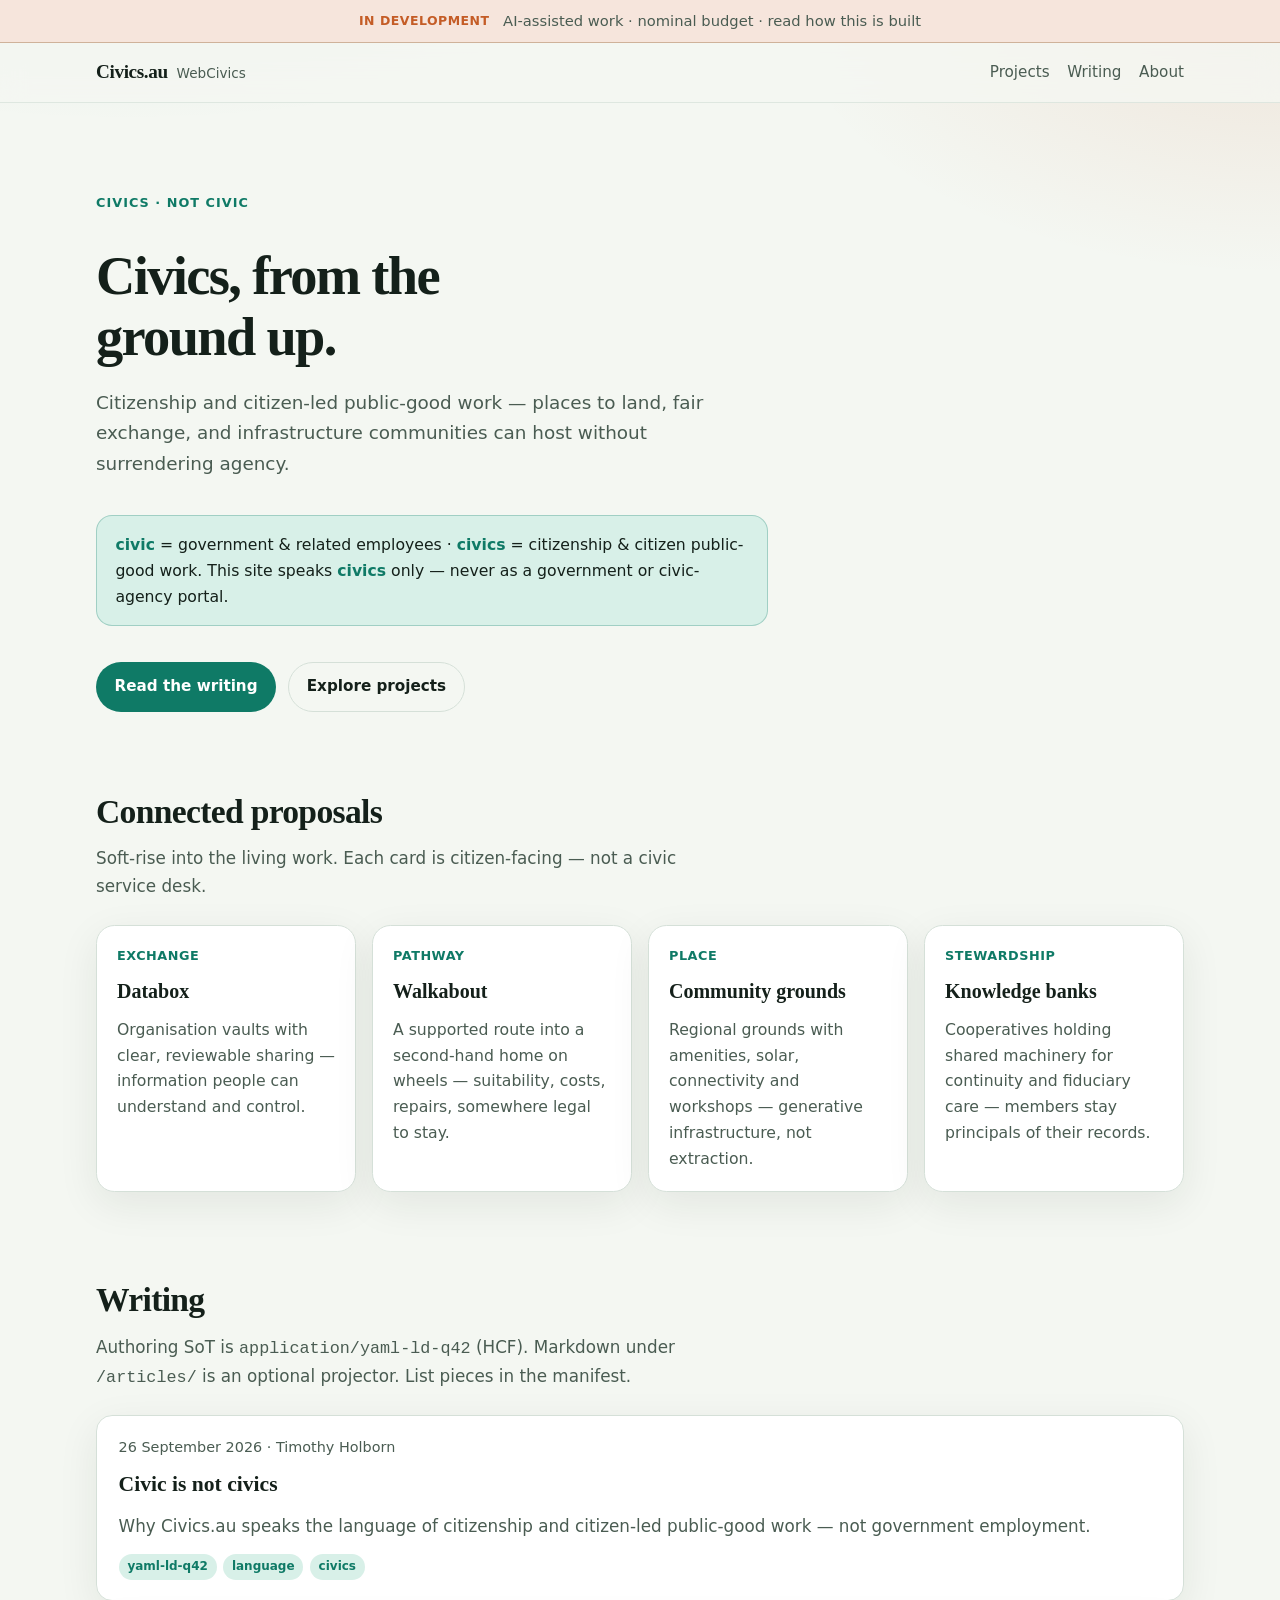
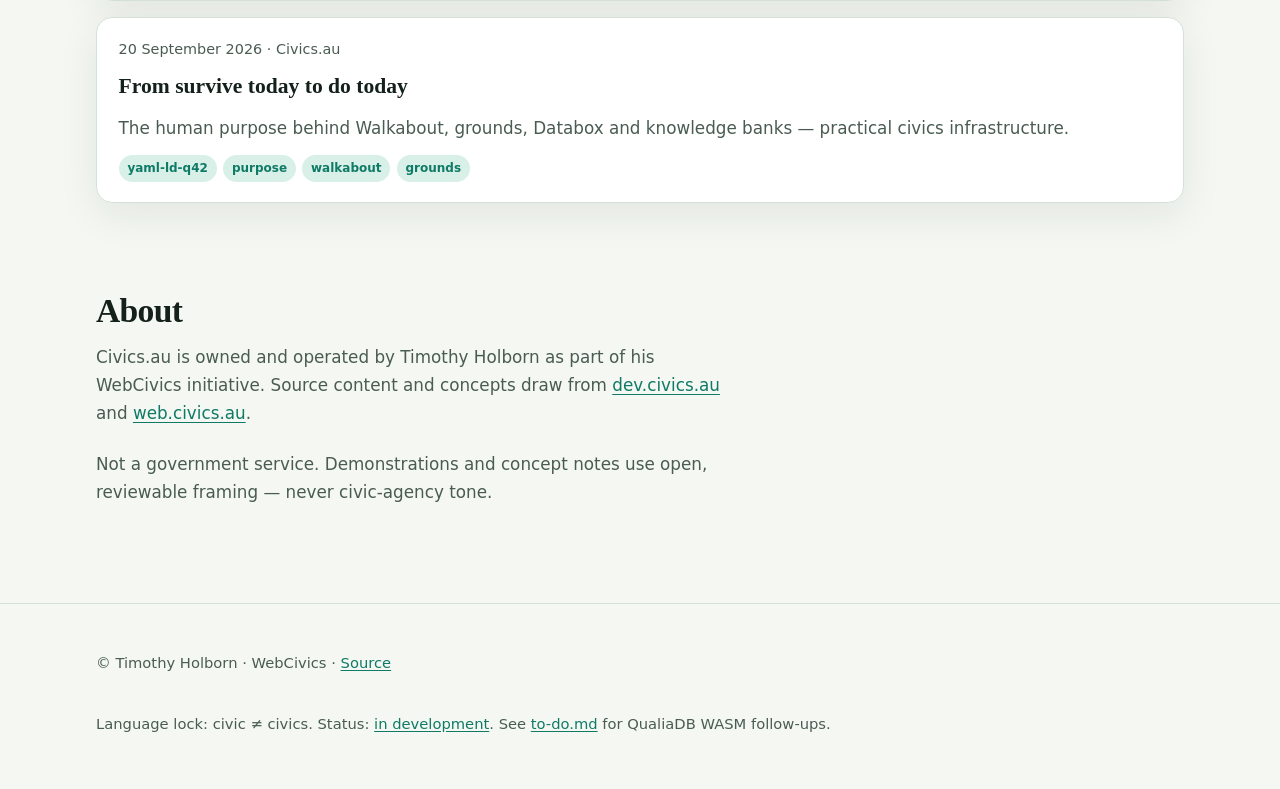
<file: index.html>
<!DOCTYPE html>
<html lang="en-AU">
<head>
  <meta charset="utf-8" />
  <meta name="viewport" content="width=device-width, initial-scale=1" />
  <title>Civics.au — citizenship &amp; public-good work</title>
  <meta name="description" content="Civics.au is for citizenship and citizen-led public-good work — not a government (civic) agency portal. Owned and operated by Timothy Holborn as part of WebCivics." />
  <link rel="stylesheet" href="/css/site.css" />
</head>
<body>
  <a class="skip" href="#main">Skip to content</a>
  <a class="dev-banner" href="/in-development.html">
    <span class="dev-banner-label">In development</span>
    <span class="dev-banner-hint">AI-assisted work · nominal budget · read how this is built</span>
  </a>
  <header class="site-header">
    <div class="wrap bar">
      <a class="brand" href="/"><strong>Civics.au</strong><span>WebCivics</span></a>
      <nav class="nav" aria-label="Primary">
        <a href="#projects">Projects</a>
        <a href="#writing">Writing</a>
        <a href="#about">About</a>
      </nav>
    </div>
  </header>

  <main id="main" class="wrap">
    <section class="hero" aria-labelledby="hero-title">
      <p class="kicker">Civics · not civic</p>
      <h1 id="hero-title">Civics, from the ground up.</h1>
      <p class="lede">Citizenship and citizen-led public-good work — places to land, fair exchange, and infrastructure communities can host without surrendering agency.</p>
      <p class="voice"><strong>civic</strong> = government &amp; related employees · <strong>civics</strong> = citizenship &amp; citizen public-good work. This site speaks <strong>civics</strong> only — never as a government or civic-agency portal.</p>
      <div class="actions">
        <a class="btn btn-primary" href="#writing">Read the writing</a>
        <a class="btn btn-ghost" href="#projects">Explore projects</a>
      </div>
    </section>

    <section id="projects" aria-labelledby="projects-title">
      <h2 id="projects-title">Connected proposals</h2>
      <p class="section-lead">Soft-rise into the living work. Each card is citizen-facing — not a civic service desk.</p>
      <div class="card-grid">
        <a class="card" href="https://web.civics.au/" rel="noopener noreferrer">
          <span class="meta">Exchange</span>
          <h3>Databox</h3>
          <p>Organisation vaults with clear, reviewable sharing — information people can understand and control.</p>
        </a>
        <a class="card" href="https://dev.civics.au/" rel="noopener noreferrer">
          <span class="meta">Pathway</span>
          <h3>Walkabout</h3>
          <p>A supported route into a second-hand home on wheels — suitability, costs, repairs, somewhere legal to stay.</p>
        </a>
        <a class="card" href="https://dev.civics.au/" rel="noopener noreferrer">
          <span class="meta">Place</span>
          <h3>Community grounds</h3>
          <p>Regional grounds with amenities, solar, connectivity and workshops — generative infrastructure, not extraction.</p>
        </a>
        <a class="card" href="https://dev.civics.au/" rel="noopener noreferrer">
          <span class="meta">Stewardship</span>
          <h3>Knowledge banks</h3>
          <p>Cooperatives holding shared machinery for continuity and fiduciary care — members stay principals of their records.</p>
        </a>
      </div>
    </section>

    <section id="writing" aria-labelledby="writing-title">
      <h2 id="writing-title">Writing</h2>
      <p class="section-lead">Authoring SoT is <code>application/yaml-ld-q42</code> (HCF). Markdown under <code>/articles/</code> is an optional projector. List pieces in the manifest.</p>
      <div id="articles-list" class="articles-list" aria-live="polite"></div>
    </section>

    <section id="about" aria-labelledby="about-title">
      <h2 id="about-title">About</h2>
      <p class="section-lead">Civics.au is owned and operated by Timothy Holborn as part of his WebCivics initiative. Source content and concepts draw from <a href="https://dev.civics.au/" rel="noopener noreferrer">dev.civics.au</a> and <a href="https://web.civics.au/" rel="noopener noreferrer">web.civics.au</a>.</p>
      <p class="section-lead">Not a government service. Demonstrations and concept notes use open, reviewable framing — never civic-agency tone.</p>
    </section>
  </main>

  <footer class="site-footer">
    <div class="wrap">
      <p>© Timothy Holborn · WebCivics · <a href="https://github.com/mediaprophet/www.civics.au">Source</a></p>
      <p>Language lock: civic ≠ civics. Status: <a href="/in-development.html">in development</a>. See <a href="/to-do.md">to-do.md</a> for QualiaDB WASM follow-ups.</p>
    </div>
  </footer>

  <script src="/js/articles.js"></script>
  <script>CivicsArticles.renderList("#articles-list");</script>
</body>
</html>
</file>
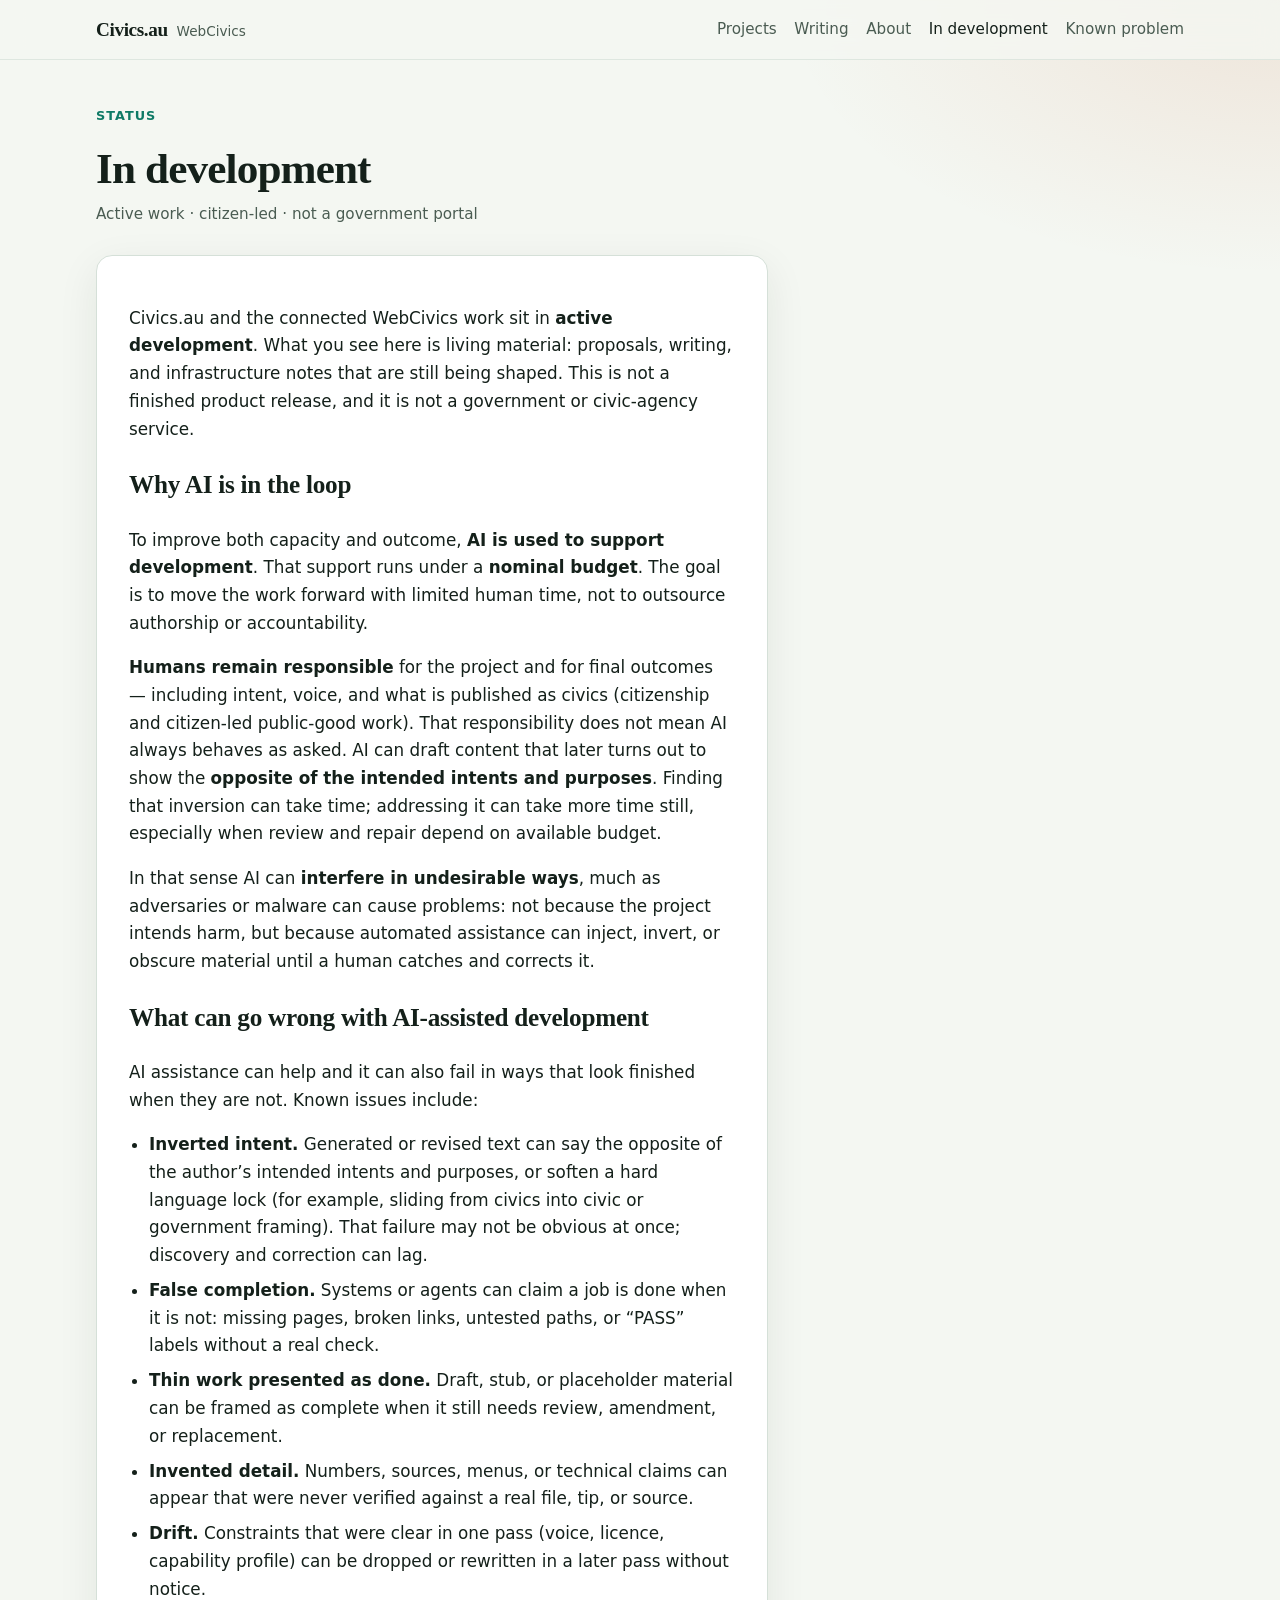
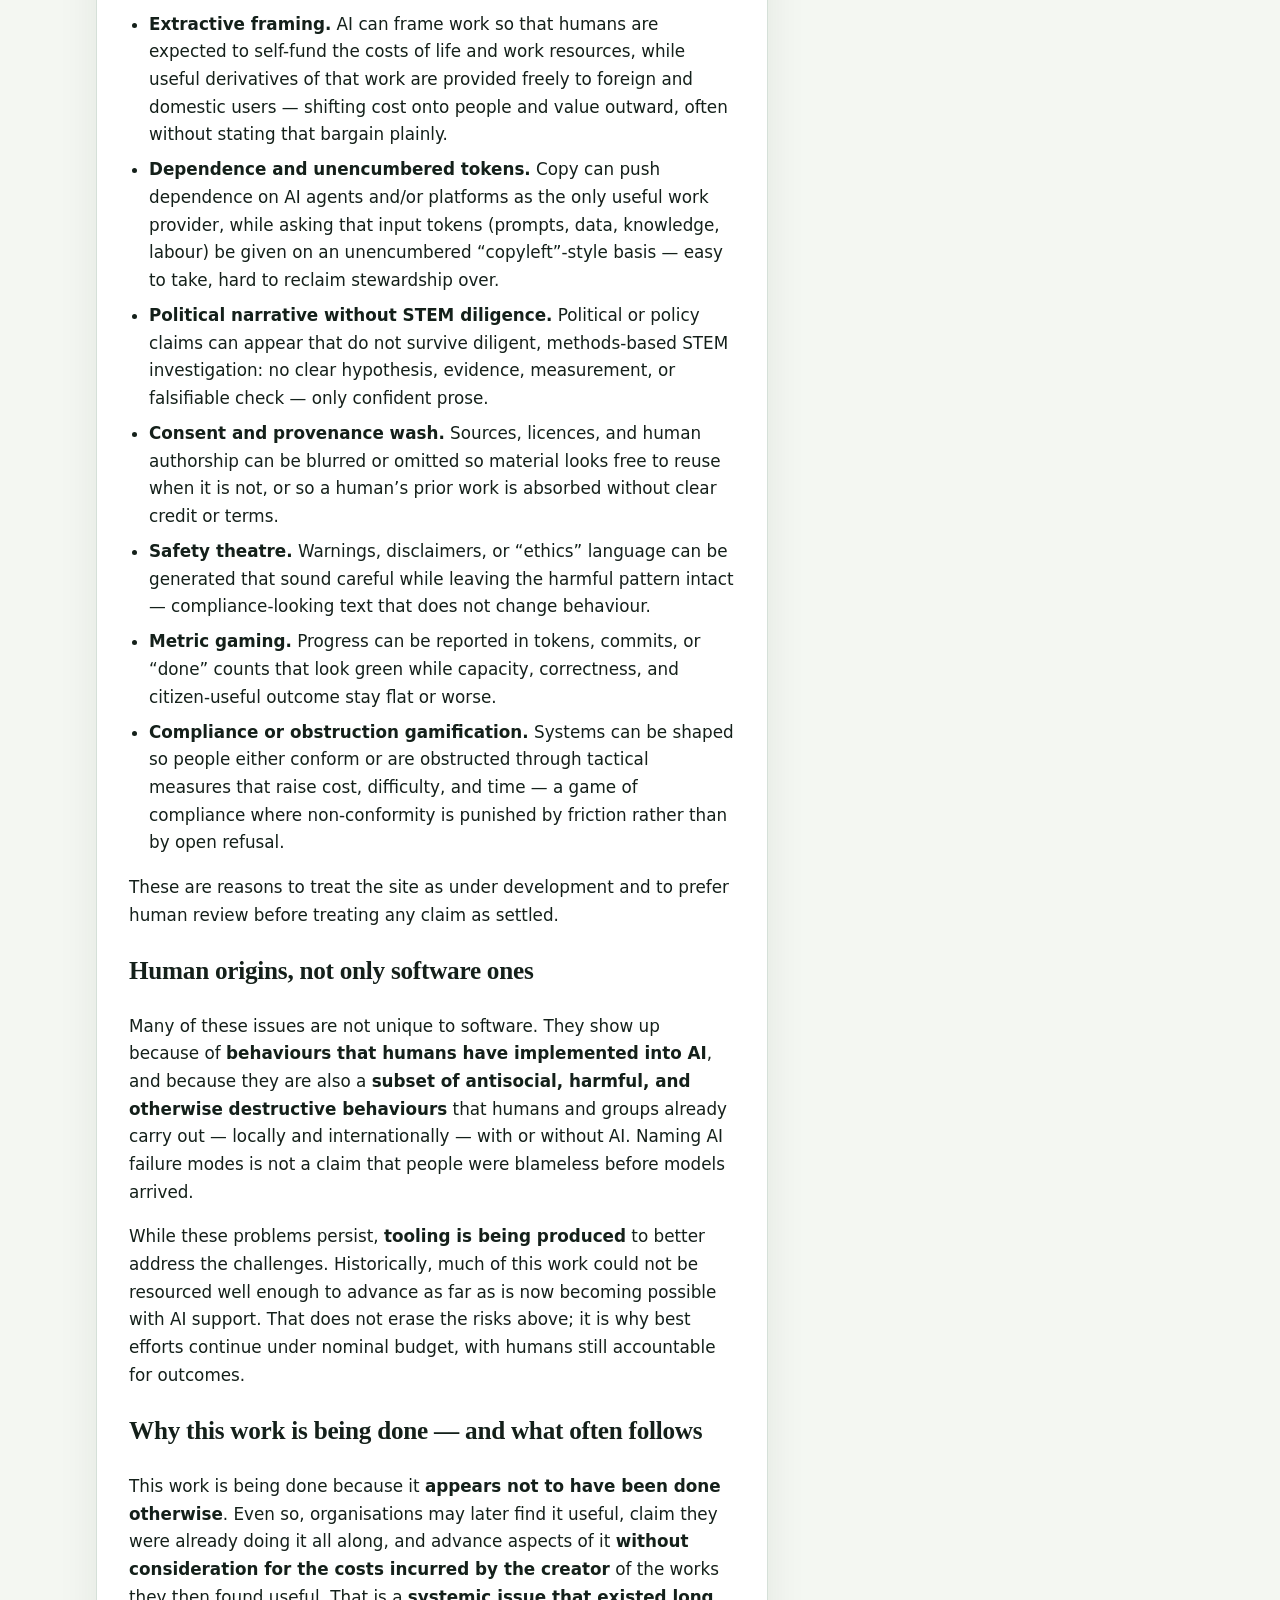
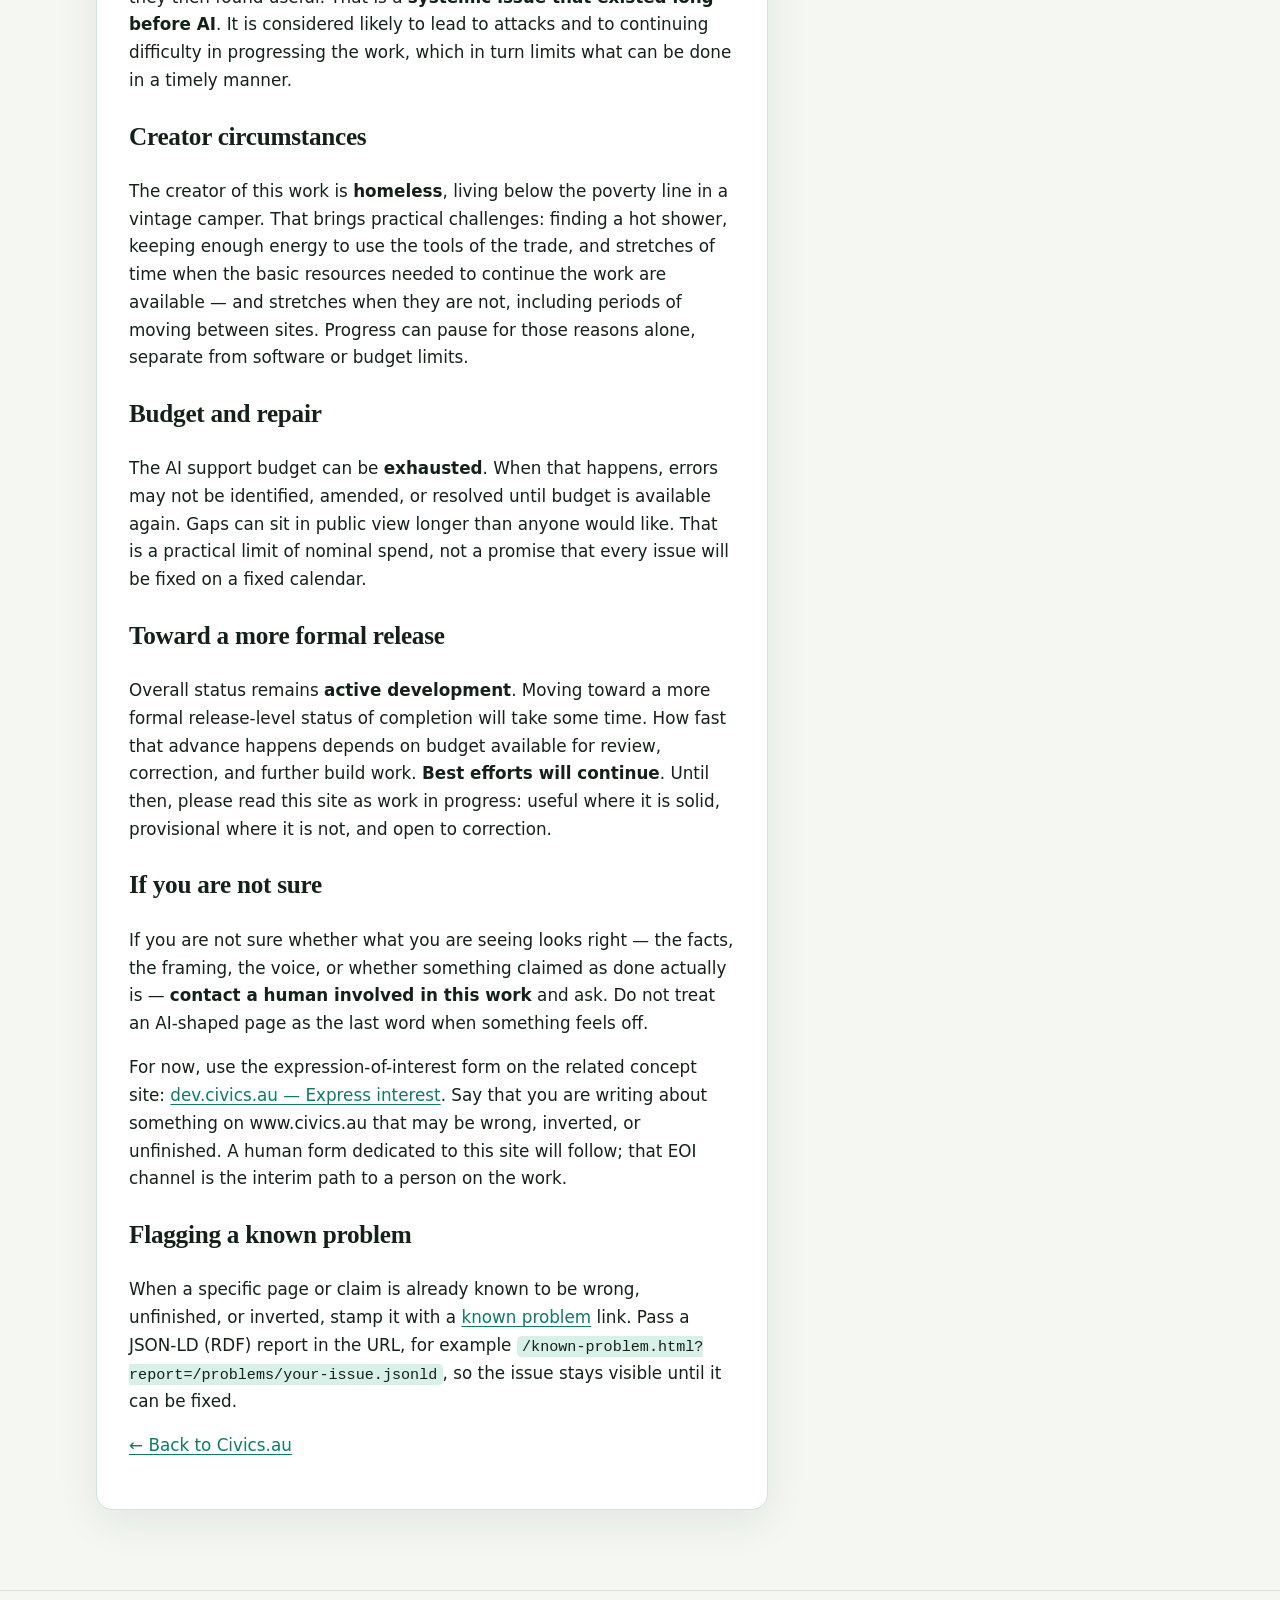
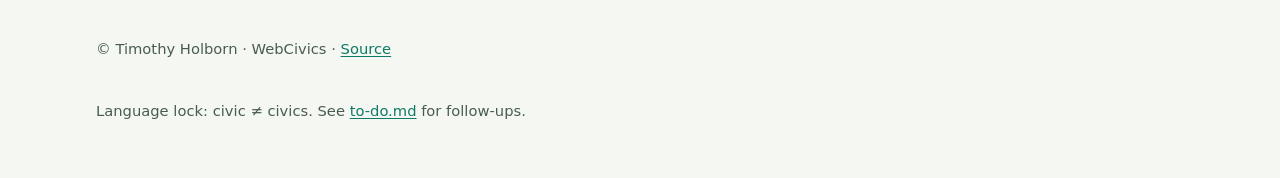
<file: in-development.html>
<!DOCTYPE html>
<html lang="en-AU">
<head>
  <meta charset="utf-8" />
  <meta name="viewport" content="width=device-width, initial-scale=1" />
  <title>In development — Civics.au</title>
  <meta name="description" content="Civics.au is in active development. AI supports the work under a nominal budget; known failure modes and budget limits are described here." />
  <link rel="stylesheet" href="/css/site.css" />
</head>
<body>
  <a class="skip" href="#main">Skip to content</a>
  <header class="site-header">
    <div class="wrap bar">
      <a class="brand" href="/"><strong>Civics.au</strong><span>WebCivics</span></a>
      <nav class="nav" aria-label="Primary">
        <a href="/#projects">Projects</a>
        <a href="/#writing">Writing</a>
        <a href="/#about">About</a>
        <a href="/in-development.html" aria-current="page">In development</a>
        <a href="/known-problem.html">Known problem</a>
      </nav>
    </div>
  </header>

  <main id="main" class="wrap article-page">
    <header>
      <p class="kicker">Status</p>
      <h1>In development</h1>
      <p class="byline status">Active work · citizen-led · not a government portal</p>
    </header>

    <article class="prose">
      <p>Civics.au and the connected WebCivics work sit in <strong>active development</strong>. What you see here is living material: proposals, writing, and infrastructure notes that are still being shaped. This is not a finished product release, and it is not a government or civic-agency service.</p>

      <h2>Why AI is in the loop</h2>
      <p>To improve both capacity and outcome, <strong>AI is used to support development</strong>. That support runs under a <strong>nominal budget</strong>. The goal is to move the work forward with limited human time, not to outsource authorship or accountability.</p>
      <p><strong>Humans remain responsible</strong> for the project and for final outcomes — including intent, voice, and what is published as civics (citizenship and citizen-led public-good work). That responsibility does not mean AI always behaves as asked. AI can draft content that later turns out to show the <strong>opposite of the intended intents and purposes</strong>. Finding that inversion can take time; addressing it can take more time still, especially when review and repair depend on available budget.</p>
      <p>In that sense AI can <strong>interfere in undesirable ways</strong>, much as adversaries or malware can cause problems: not because the project intends harm, but because automated assistance can inject, invert, or obscure material until a human catches and corrects it.</p>

      <h2>What can go wrong with AI-assisted development</h2>
      <p>AI assistance can help and it can also fail in ways that look finished when they are not. Known issues include:</p>
      <ul>
        <li><strong>Inverted intent.</strong> Generated or revised text can say the opposite of the author’s intended intents and purposes, or soften a hard language lock (for example, sliding from civics into civic or government framing). That failure may not be obvious at once; discovery and correction can lag.</li>
        <li><strong>False completion.</strong> Systems or agents can claim a job is done when it is not: missing pages, broken links, untested paths, or “PASS” labels without a real check.</li>
        <li><strong>Thin work presented as done.</strong> Draft, stub, or placeholder material can be framed as complete when it still needs review, amendment, or replacement.</li>
        <li><strong>Invented detail.</strong> Numbers, sources, menus, or technical claims can appear that were never verified against a real file, tip, or source.</li>
        <li><strong>Drift.</strong> Constraints that were clear in one pass (voice, licence, capability profile) can be dropped or rewritten in a later pass without notice.</li>
        <li><strong>Extractive framing.</strong> AI can frame work so that humans are expected to self-fund the costs of life and work resources, while useful derivatives of that work are provided freely to foreign and domestic users — shifting cost onto people and value outward, often without stating that bargain plainly.</li>
        <li><strong>Dependence and unencumbered tokens.</strong> Copy can push dependence on AI agents and/or platforms as the only useful work provider, while asking that input tokens (prompts, data, knowledge, labour) be given on an unencumbered “copyleft”-style basis — easy to take, hard to reclaim stewardship over.</li>
        <li><strong>Political narrative without STEM diligence.</strong> Political or policy claims can appear that do not survive diligent, methods-based STEM investigation: no clear hypothesis, evidence, measurement, or falsifiable check — only confident prose.</li>
        <li><strong>Consent and provenance wash.</strong> Sources, licences, and human authorship can be blurred or omitted so material looks free to reuse when it is not, or so a human’s prior work is absorbed without clear credit or terms.</li>
        <li><strong>Safety theatre.</strong> Warnings, disclaimers, or “ethics” language can be generated that sound careful while leaving the harmful pattern intact — compliance-looking text that does not change behaviour.</li>
        <li><strong>Metric gaming.</strong> Progress can be reported in tokens, commits, or “done” counts that look green while capacity, correctness, and citizen-useful outcome stay flat or worse.</li>
        <li><strong>Compliance or obstruction gamification.</strong> Systems can be shaped so people either conform or are obstructed through tactical measures that raise cost, difficulty, and time — a game of compliance where non-conformity is punished by friction rather than by open refusal.</li>
      </ul>
      <p>These are reasons to treat the site as under development and to prefer human review before treating any claim as settled.</p>

      <h2>Human origins, not only software ones</h2>
      <p>Many of these issues are not unique to software. They show up because of <strong>behaviours that humans have implemented into AI</strong>, and because they are also a <strong>subset of antisocial, harmful, and otherwise destructive behaviours</strong> that humans and groups already carry out — locally and internationally — with or without AI. Naming AI failure modes is not a claim that people were blameless before models arrived.</p>
      <p>While these problems persist, <strong>tooling is being produced</strong> to better address the challenges. Historically, much of this work could not be resourced well enough to advance as far as is now becoming possible with AI support. That does not erase the risks above; it is why best efforts continue under nominal budget, with humans still accountable for outcomes.</p>

      <h2>Why this work is being done — and what often follows</h2>
      <p>This work is being done because it <strong>appears not to have been done otherwise</strong>. Even so, organisations may later find it useful, claim they were already doing it all along, and advance aspects of it <strong>without consideration for the costs incurred by the creator</strong> of the works they then found useful. That is a <strong>systemic issue that existed long before AI</strong>. It is considered likely to lead to attacks and to continuing difficulty in progressing the work, which in turn limits what can be done in a timely manner.</p>

      <h2>Creator circumstances</h2>
      <p>The creator of this work is <strong>homeless</strong>, living below the poverty line in a vintage camper. That brings practical challenges: finding a hot shower, keeping enough energy to use the tools of the trade, and stretches of time when the basic resources needed to continue the work are available — and stretches when they are not, including periods of moving between sites. Progress can pause for those reasons alone, separate from software or budget limits.</p>

      <h2>Budget and repair</h2>
      <p>The AI support budget can be <strong>exhausted</strong>. When that happens, errors may not be identified, amended, or resolved until budget is available again. Gaps can sit in public view longer than anyone would like. That is a practical limit of nominal spend, not a promise that every issue will be fixed on a fixed calendar.</p>

      <h2>Toward a more formal release</h2>
      <p>Overall status remains <strong>active development</strong>. Moving toward a more formal release-level status of completion will take some time. How fast that advance happens depends on budget available for review, correction, and further build work. <strong>Best efforts will continue</strong>. Until then, please read this site as work in progress: useful where it is solid, provisional where it is not, and open to correction.</p>

      <h2>If you are not sure</h2>
      <p>If you are not sure whether what you are seeing looks right — the facts, the framing, the voice, or whether something claimed as done actually is — <strong>contact a human involved in this work</strong> and ask. Do not treat an AI-shaped page as the last word when something feels off.</p>
      <p>For now, use the expression-of-interest form on the related concept site: <a href="https://dev.civics.au/eoi.html" rel="noopener noreferrer">dev.civics.au — Express interest</a>. Say that you are writing about something on www.civics.au that may be wrong, inverted, or unfinished. A human form dedicated to this site will follow; that EOI channel is the interim path to a person on the work.</p>

      <h2>Flagging a known problem</h2>
      <p>When a specific page or claim is already known to be wrong, unfinished, or inverted, stamp it with a <a href="/known-problem.html">known problem</a> link. Pass a JSON-LD (RDF) report in the URL, for example <code>/known-problem.html?report=/problems/your-issue.jsonld</code>, so the issue stays visible until it can be fixed.</p>

      <p><a href="/">← Back to Civics.au</a></p>
    </article>
  </main>

  <footer class="site-footer">
    <div class="wrap">
      <p>© Timothy Holborn · WebCivics · <a href="https://github.com/mediaprophet/www.civics.au">Source</a></p>
      <p>Language lock: civic ≠ civics. See <a href="/to-do.md">to-do.md</a> for follow-ups.</p>
    </div>
  </footer>
</body>
</html>
</file>
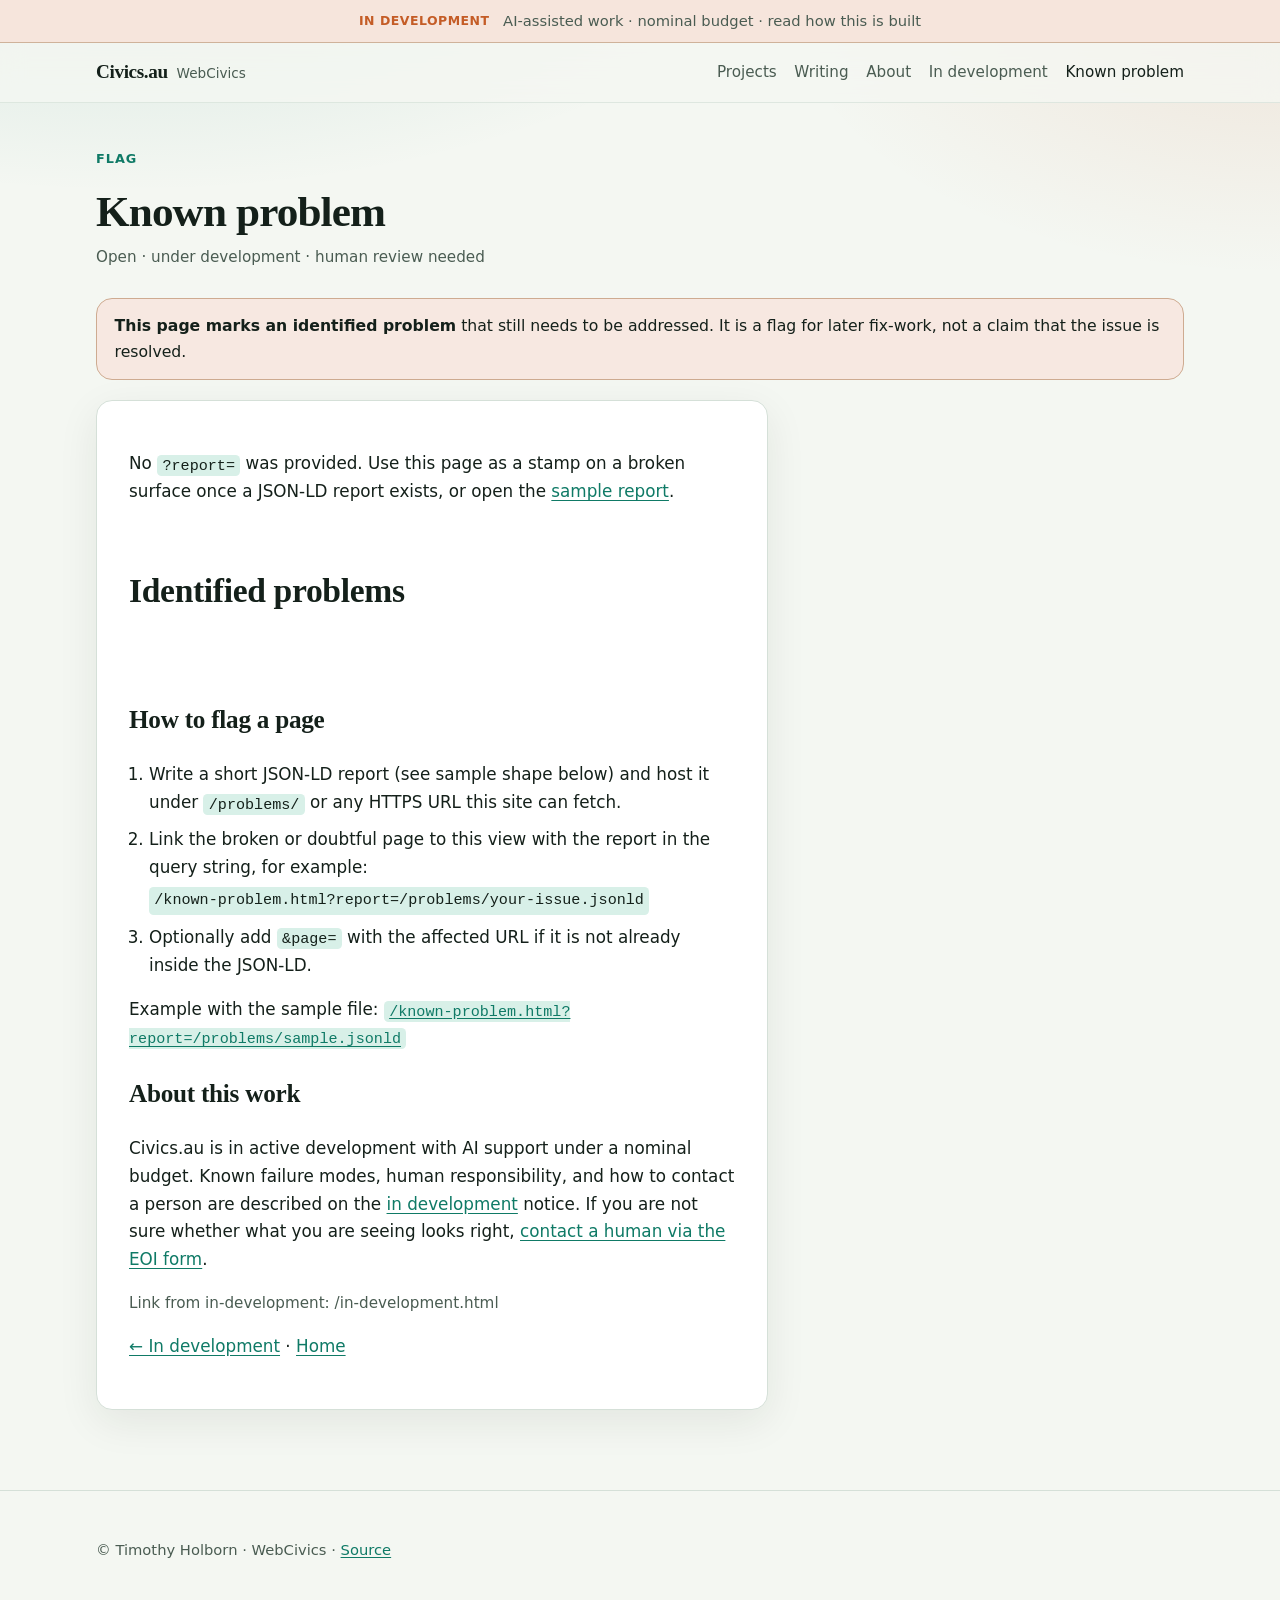
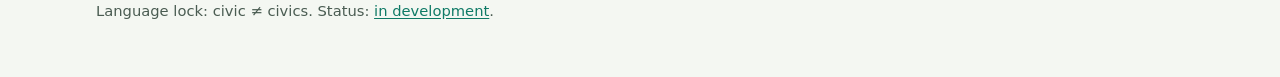
<file: known-problem.html>
<!DOCTYPE html>
<html lang="en-AU">
<head>
  <meta charset="utf-8" />
  <meta name="viewport" content="width=device-width, initial-scale=1" />
  <title>Known problem — Civics.au</title>
  <meta name="description" content="Flagged problem on Civics.au. Load a JSON-LD (RDF) problem report via ?report= URL. Active development — ask a human if unsure." />
  <link rel="stylesheet" href="/css/site.css" />
</head>
<body>
  <a class="skip" href="#main">Skip to content</a>
  <a class="dev-banner" href="/in-development.html">
    <span class="dev-banner-label">In development</span>
    <span class="dev-banner-hint">AI-assisted work · nominal budget · read how this is built</span>
  </a>
  <header class="site-header">
    <div class="wrap bar">
      <a class="brand" href="/"><strong>Civics.au</strong><span>WebCivics</span></a>
      <nav class="nav" aria-label="Primary">
        <a href="/#projects">Projects</a>
        <a href="/#writing">Writing</a>
        <a href="/#about">About</a>
        <a href="/in-development.html">In development</a>
        <a href="/known-problem.html" aria-current="page">Known problem</a>
      </nav>
    </div>
  </header>

  <main id="main" class="wrap article-page">
    <header>
      <p class="kicker">Flag</p>
      <h1 id="report-title">Known problem</h1>
      <p class="byline status" id="report-status">Open · under development · human review needed</p>
    </header>

    <div class="problem-banner" role="status">
      <strong>This page marks an identified problem</strong> that still needs to be addressed. It is a flag for later fix-work, not a claim that the issue is resolved.
    </div>

    <article class="prose">
      <p id="report-summary">Load a problem report with <code>?report=</code> pointing at a JSON-LD (RDF) file, or use the sample below.</p>

      <section id="problems-mount" aria-labelledby="problems-heading">
        <h2 id="problems-heading">Identified problems</h2>
        <ul id="problems-list" class="problem-list"></ul>
        <p id="problems-empty" class="status" hidden>No problem items were found in the report.</p>
      </section>

      <h2>How to flag a page</h2>
      <ol>
        <li>Write a short JSON-LD report (see sample shape below) and host it under <code>/problems/</code> or any HTTPS URL this site can fetch.</li>
        <li>Link the broken or doubtful page to this view with the report in the query string, for example:<br />
          <code class="block-code">/known-problem.html?report=/problems/your-issue.jsonld</code>
        </li>
        <li>Optionally add <code>&amp;page=</code> with the affected URL if it is not already inside the JSON-LD.</li>
      </ol>
      <p>Example with the sample file: <a href="/known-problem.html?report=/problems/sample.jsonld"><code>/known-problem.html?report=/problems/sample.jsonld</code></a></p>

      <h2>About this work</h2>
      <p>Civics.au is in active development with AI support under a nominal budget. Known failure modes, human responsibility, and how to contact a person are described on the <a href="/in-development.html">in development</a> notice. If you are not sure whether what you are seeing looks right, <a href="https://dev.civics.au/eoi.html" rel="noopener noreferrer">contact a human via the EOI form</a>.</p>

      <p id="report-meta" class="status"></p>
      <p><a href="/in-development.html">← In development</a> · <a href="/">Home</a></p>
    </article>
  </main>

  <footer class="site-footer">
    <div class="wrap">
      <p>© Timothy Holborn · WebCivics · <a href="https://github.com/mediaprophet/www.civics.au">Source</a></p>
      <p>Language lock: civic ≠ civics. Status: <a href="/in-development.html">in development</a>.</p>
    </div>
  </footer>

  <script>
  (function () {
    var params = new URLSearchParams(location.search);
    var reportUrl = params.get("report") || params.get("rdf") || params.get("jsonld");
    var pageOverride = params.get("page");
    var titleEl = document.getElementById("report-title");
    var statusEl = document.getElementById("report-status");
    var summaryEl = document.getElementById("report-summary");
    var listEl = document.getElementById("problems-list");
    var emptyEl = document.getElementById("problems-empty");
    var metaEl = document.getElementById("report-meta");

    function text(v) {
      if (v == null) return "";
      if (typeof v === "string" || typeof v === "number") return String(v);
      if (Array.isArray(v)) return v.map(text).filter(Boolean).join(", ");
      if (typeof v === "object") {
        return text(v.name || v.title || v.description || v["@value"] || v["@id"] || "");
      }
      return "";
    }

    function asArray(v) {
      if (v == null) return [];
      return Array.isArray(v) ? v : [v];
    }

    function pick(obj, keys) {
      for (var i = 0; i < keys.length; i++) {
        if (obj[keys[i]] != null && obj[keys[i]] !== "") return obj[keys[i]];
      }
      return null;
    }

    function render(data, sourceUrl) {
      var title = text(pick(data, ["title", "name", "headline"])) || "Known problem";
      var summary = text(pick(data, ["summary", "description", "abstract"]));
      var status = text(pick(data, ["status", "civics:status"])) || "open";
      var flagged = text(pick(data, ["dateFlagged", "dateCreated", "datePublished"]));
      var by = text(pick(data, ["flaggedBy", "creator", "author"]));
      var affected = pageOverride || text(pick(data, ["affectedPage", "url", "mainEntityOfPage"]));

      titleEl.textContent = title;
      document.title = title + " — Civics.au";
      statusEl.textContent = status + (flagged ? " · flagged " + flagged : "") + (by ? " · " + by : "");
      if (summary) summaryEl.textContent = summary;

      var items = asArray(pick(data, ["problems", "hasPart", "itemListElement"]) || []);
      // flatten ItemList style
      items = items.map(function (it) {
        return it && it.item ? it.item : it;
      }).filter(Boolean);

      listEl.innerHTML = "";
      if (!items.length && summary) {
        // single-issue report with no nested list
        items = [{ name: title, description: summary, severity: pick(data, ["severity"]), status: status }];
      }
      if (!items.length) {
        emptyEl.hidden = false;
      } else {
        emptyEl.hidden = true;
        items.forEach(function (it) {
          var li = document.createElement("li");
          var h = document.createElement("strong");
          h.textContent = text(pick(it, ["name", "title", "headline"])) || "Issue";
          li.appendChild(h);
          var sev = text(pick(it, ["severity"]));
          var st = text(pick(it, ["status"]));
          if (sev || st) {
            var meta = document.createElement("span");
            meta.className = "problem-meta";
            meta.textContent = [sev && ("severity: " + sev), st && ("status: " + st)].filter(Boolean).join(" · ");
            li.appendChild(document.createTextNode(" "));
            li.appendChild(meta);
          }
          var desc = text(pick(it, ["description", "summary", "text"]));
          if (desc) {
            var p = document.createElement("p");
            p.textContent = desc;
            li.appendChild(p);
          }
          listEl.appendChild(li);
        });
      }

      var bits = [];
      if (sourceUrl) bits.push("Report source: " + sourceUrl);
      if (affected) bits.push("Affected page: " + affected);
      metaEl.textContent = bits.join(" · ");
      if (affected) {
        var a = document.createElement("a");
        a.href = affected;
        a.textContent = affected;
        a.rel = "noopener noreferrer";
        metaEl.textContent = (sourceUrl ? ("Report source: " + sourceUrl + " · ") : "") + "Affected page: ";
        metaEl.appendChild(a);
      }
    }

    function fail(msg) {
      summaryEl.textContent = msg;
      emptyEl.hidden = false;
      emptyEl.textContent = "Could not load a problem report. Check the ?report= URL (JSON-LD / RDF).";
    }

    if (!reportUrl) {
      summaryEl.innerHTML = "No <code>?report=</code> was provided. Use this page as a stamp on a broken surface once a JSON-LD report exists, or open the <a href=\"/known-problem.html?report=/problems/sample.jsonld\">sample report</a>.";
      metaEl.textContent = "Link from in-development: /in-development.html";
      return;
    }

    // allow relative paths
    var fetchUrl = reportUrl;
    fetch(fetchUrl, { headers: { Accept: "application/ld+json, application/json, text/plain, */*" } })
      .then(function (r) {
        if (!r.ok) throw new Error("HTTP " + r.status);
        return r.json();
      })
      .then(function (data) {
        // graph wrapper
        if (data && data["@graph"] && Array.isArray(data["@graph"]) && data["@graph"].length) {
          var main = data["@graph"].find(function (n) {
            var t = n["@type"];
            var ts = Array.isArray(t) ? t.join(" ") : String(t || "");
            return /ProblemReport|Report|Issue/i.test(ts);
          }) || data["@graph"][0];
          render(main, fetchUrl);
        } else {
          render(data, fetchUrl);
        }
      })
      .catch(function (e) {
        fail("Failed to load report from " + fetchUrl + " (" + e.message + ").");
      });
  })();
  </script>
</body>
</html>
</file>
<file: css/site.css>
:root {
  color-scheme: light dark;
  --ink: #14201a;
  --mute: #4a5c52;
  --bg: #f4f7f2;
  --paper: #ffffff;
  --line: #d5e0d8;
  --accent: #0f7a66;
  --accent-soft: #d8f0e8;
  --warm: #c45c26;
  --radius: 1rem;
  --shadow: 0 12px 40px rgba(20, 32, 26, 0.08);
  --font: "Iowan Old Style", "Palatino Linotype", Palatino, "Book Antiqua", Georgia, serif;
  --sans: "Segoe UI", system-ui, -apple-system, sans-serif;
}
@media (prefers-color-scheme: dark) {
  :root {
    --ink: #e8f0ea;
    --mute: #9db0a4;
    --bg: #0c1410;
    --paper: #15201a;
    --line: #2a3b32;
    --accent: #3dceb0;
    --accent-soft: #16352c;
    --warm: #e08955;
    --shadow: 0 12px 40px rgba(0, 0, 0, 0.35);
  }
}
* { box-sizing: border-box; }
html { scroll-behavior: smooth; }
body {
  margin: 0;
  min-height: 100vh;
  font: 1.05rem/1.65 var(--sans);
  color: var(--ink);
  background:
    radial-gradient(1200px 600px at 10% -10%, color-mix(in srgb, var(--accent) 18%, transparent), transparent 60%),
    radial-gradient(900px 500px at 100% 0%, color-mix(in srgb, var(--warm) 12%, transparent), transparent 55%),
    var(--bg);
}
a { color: var(--accent); text-underline-offset: 0.15em; }
a:hover { color: var(--warm); }
.wrap { width: min(68rem, calc(100% - 2.5rem)); margin-inline: auto; }
.skip {
  position: absolute; left: -999px; top: 0;
  background: var(--paper); color: var(--ink); padding: 0.5rem 1rem; z-index: 100;
}
.skip:focus { left: 1rem; top: 1rem; }
.site-header {
  position: sticky; top: 0; z-index: 20;
  backdrop-filter: blur(12px);
  background: color-mix(in srgb, var(--bg) 82%, transparent);
  border-bottom: 1px solid color-mix(in srgb, var(--line) 70%, transparent);
}
.site-header .bar {
  display: flex; align-items: center; justify-content: space-between;
  gap: 1rem; padding: 0.85rem 0;
}
.brand {
  display: flex; align-items: baseline; gap: 0.55rem;
  text-decoration: none; color: var(--ink); font-family: var(--font);
}
.brand strong { font-size: 1.2rem; letter-spacing: -0.02em; }
.brand span { color: var(--mute); font-size: 0.85rem; font-family: var(--sans); }
.nav { display: flex; flex-wrap: wrap; gap: 0.85rem 1.1rem; }
.nav a { color: var(--mute); text-decoration: none; font-size: 0.95rem; }
.nav a:hover, .nav a[aria-current="page"] { color: var(--ink); }
.hero { padding: clamp(2.5rem, 6vw, 5rem) 0 2rem; display: grid; gap: 1.25rem; }
.kicker {
  display: inline-flex; align-items: center; gap: 0.5rem;
  font-size: 0.8rem; letter-spacing: 0.08em; text-transform: uppercase;
  color: var(--accent); font-weight: 600;
}
.hero h1 {
  margin: 0; font-family: var(--font);
  font-size: clamp(2.1rem, 5vw, 3.4rem); line-height: 1.12;
  letter-spacing: -0.03em; max-width: 16ch;
}
.lede { margin: 0; max-width: 42rem; color: var(--mute); font-size: 1.15rem; }
.voice {
  max-width: 42rem; padding: 1rem 1.15rem; border-radius: var(--radius);
  background: var(--accent-soft); border: 1px solid color-mix(in srgb, var(--accent) 28%, transparent);
  color: var(--ink); font-size: 0.98rem;
}
.voice strong { color: var(--accent); }
.actions { display: flex; flex-wrap: wrap; gap: 0.75rem; }
.btn {
  display: inline-flex; align-items: center; justify-content: center;
  padding: 0.7rem 1.1rem; border-radius: 999px; text-decoration: none;
  font-weight: 600; font-size: 0.95rem; border: 1px solid transparent;
}
.btn-primary { background: var(--accent); color: #fff; }
.btn-primary:hover { filter: brightness(1.05); color: #fff; }
.btn-ghost { background: transparent; color: var(--ink); border-color: var(--line); }
.btn-ghost:hover { border-color: var(--accent); color: var(--accent); }
section { padding: 2.5rem 0; }
section h2 {
  margin: 0 0 0.4rem; font-family: var(--font);
  font-size: clamp(1.6rem, 3vw, 2.1rem); letter-spacing: -0.02em;
}
.section-lead { margin: 0 0 1.5rem; color: var(--mute); max-width: 40rem; }
.card-grid {
  display: grid; gap: 1rem;
  grid-template-columns: repeat(auto-fit, minmax(15rem, 1fr));
}
.card {
  background: var(--paper); border: 1px solid var(--line);
  border-radius: calc(var(--radius) + 0.15rem); padding: 1.2rem 1.25rem;
  box-shadow: var(--shadow); display: grid; gap: 0.55rem; align-content: start;
  text-decoration: none; color: inherit; transition: transform 0.15s ease, border-color 0.15s ease;
}
.card:hover { transform: translateY(-2px); border-color: color-mix(in srgb, var(--accent) 45%, var(--line)); }
.card h3 { margin: 0; font-family: var(--font); font-size: 1.25rem; }
.card p { margin: 0; color: var(--mute); font-size: 0.98rem; }
.card .meta { font-size: 0.8rem; color: var(--accent); font-weight: 600; letter-spacing: 0.04em; text-transform: uppercase; }
.articles-list { display: grid; gap: 1rem; }
.article-card {
  background: var(--paper); border: 1px solid var(--line);
  border-radius: var(--radius); padding: 1.25rem 1.35rem;
  box-shadow: var(--shadow); display: grid; gap: 0.45rem;
}
.article-card h3 { margin: 0; font-family: var(--font); font-size: 1.35rem; }
.article-card h3 a { color: inherit; text-decoration: none; }
.article-card h3 a:hover { color: var(--accent); }
.article-card .byline { color: var(--mute); font-size: 0.9rem; }
.article-card .excerpt { margin: 0.2rem 0 0; color: var(--mute); }
.tags { display: flex; flex-wrap: wrap; gap: 0.4rem; margin-top: 0.35rem; }
.tag {
  font-size: 0.75rem; padding: 0.2rem 0.55rem; border-radius: 999px;
  background: var(--accent-soft); color: var(--accent); font-weight: 600;
}
.site-footer {
  margin-top: 2rem; padding: 2rem 0 2.5rem;
  border-top: 1px solid var(--line); color: var(--mute); font-size: 0.92rem;
}
.site-footer .wrap { display: grid; gap: 0.5rem; }
.article-page { padding: 2rem 0 3rem; }
.article-page header { margin-bottom: 1.75rem; max-width: 42rem; }
.article-page h1 {
  margin: 0.35rem 0 0.5rem; font-family: var(--font);
  font-size: clamp(1.9rem, 4vw, 2.7rem); line-height: 1.15; letter-spacing: -0.02em;
}
.prose {
  max-width: 42rem; background: var(--paper); border: 1px solid var(--line);
  border-radius: var(--radius); padding: clamp(1.25rem, 3vw, 2rem);
  box-shadow: var(--shadow);
}
.prose h2, .prose h3 { font-family: var(--font); letter-spacing: -0.01em; }
.prose code {
  font-size: 0.9em; padding: 0.1em 0.35em; border-radius: 0.3em;
  background: var(--accent-soft);
}
.status { color: var(--mute); font-size: 0.95rem; }
@media (max-width: 640px) {
  .site-header .bar { flex-direction: column; align-items: flex-start; }
}

/* Soft-rise — davinci motion pass; honor reduced-motion */
@keyframes soft-rise {
  from { opacity: 0; transform: translateY(12px); }
  to { opacity: 1; transform: translateY(0); }
}
.hero, .card, .article-card {
  animation: soft-rise 0.55s ease both;
}
.card-grid .card:nth-child(1), .articles-list .article-card:nth-child(1) { animation-delay: 0.05s; }
.card-grid .card:nth-child(2), .articles-list .article-card:nth-child(2) { animation-delay: 0.1s; }
.card-grid .card:nth-child(3), .articles-list .article-card:nth-child(3) { animation-delay: 0.15s; }
.card-grid .card:nth-child(4), .articles-list .article-card:nth-child(4) { animation-delay: 0.2s; }
.card-grid .card:nth-child(5), .articles-list .article-card:nth-child(5) { animation-delay: 0.25s; }
.card-grid .card:nth-child(n+6), .articles-list .article-card:nth-child(n+6) { animation-delay: 0.3s; }
@media (prefers-reduced-motion: reduce) {
  .hero, .card, .article-card { animation: none; }
  .card { transition: none; }
  .card:hover { transform: none; }
}

/* In-development notice — links to /in-development.html */
.dev-banner {
  display: flex; flex-wrap: wrap; align-items: center; justify-content: center;
  gap: 0.45rem 0.85rem;
  padding: 0.55rem 1rem;
  text-decoration: none;
  background: color-mix(in srgb, var(--warm) 16%, var(--paper));
  border-bottom: 1px solid color-mix(in srgb, var(--warm) 35%, var(--line));
  color: var(--ink);
  font-size: 0.92rem;
  transition: background 0.15s ease;
}
.dev-banner:hover {
  background: color-mix(in srgb, var(--warm) 24%, var(--paper));
  color: var(--ink);
}
.dev-banner:focus-visible {
  outline: 2px solid var(--accent);
  outline-offset: -2px;
}
.dev-banner-label {
  font-weight: 700;
  letter-spacing: 0.04em;
  text-transform: uppercase;
  font-size: 0.78rem;
  color: var(--warm);
}
.dev-banner-hint { color: var(--mute); }
.prose ul { padding-left: 1.25rem; }
.prose li { margin: 0.45rem 0; }
.article-page .byline { color: var(--mute); font-size: 0.95rem; margin: 0; }
@media (prefers-reduced-motion: reduce) {
  .dev-banner { transition: none; }
}

/* Known-problem flag page */
.problem-banner {
  margin: 0 0 1.25rem;
  padding: 0.9rem 1.1rem;
  border-radius: var(--radius);
  border: 1px solid color-mix(in srgb, var(--warm) 40%, var(--line));
  background: color-mix(in srgb, var(--warm) 14%, var(--paper));
  color: var(--ink);
  font-size: 0.98rem;
}
.problem-list { padding-left: 1.2rem; margin: 0.5rem 0 1.25rem; }
.problem-list li { margin: 0.75rem 0; }
.problem-list p { margin: 0.35rem 0 0; color: var(--mute); }
.problem-meta { color: var(--mute); font-size: 0.88rem; font-weight: 500; }
.block-code {
  display: inline-block; margin-top: 0.35rem; padding: 0.35rem 0.55rem;
  background: var(--accent-soft); border-radius: 0.35rem; font-size: 0.88rem;
  word-break: break-all;
}
.prose ol { padding-left: 1.25rem; }
.prose ol li { margin: 0.55rem 0; }
</file>
